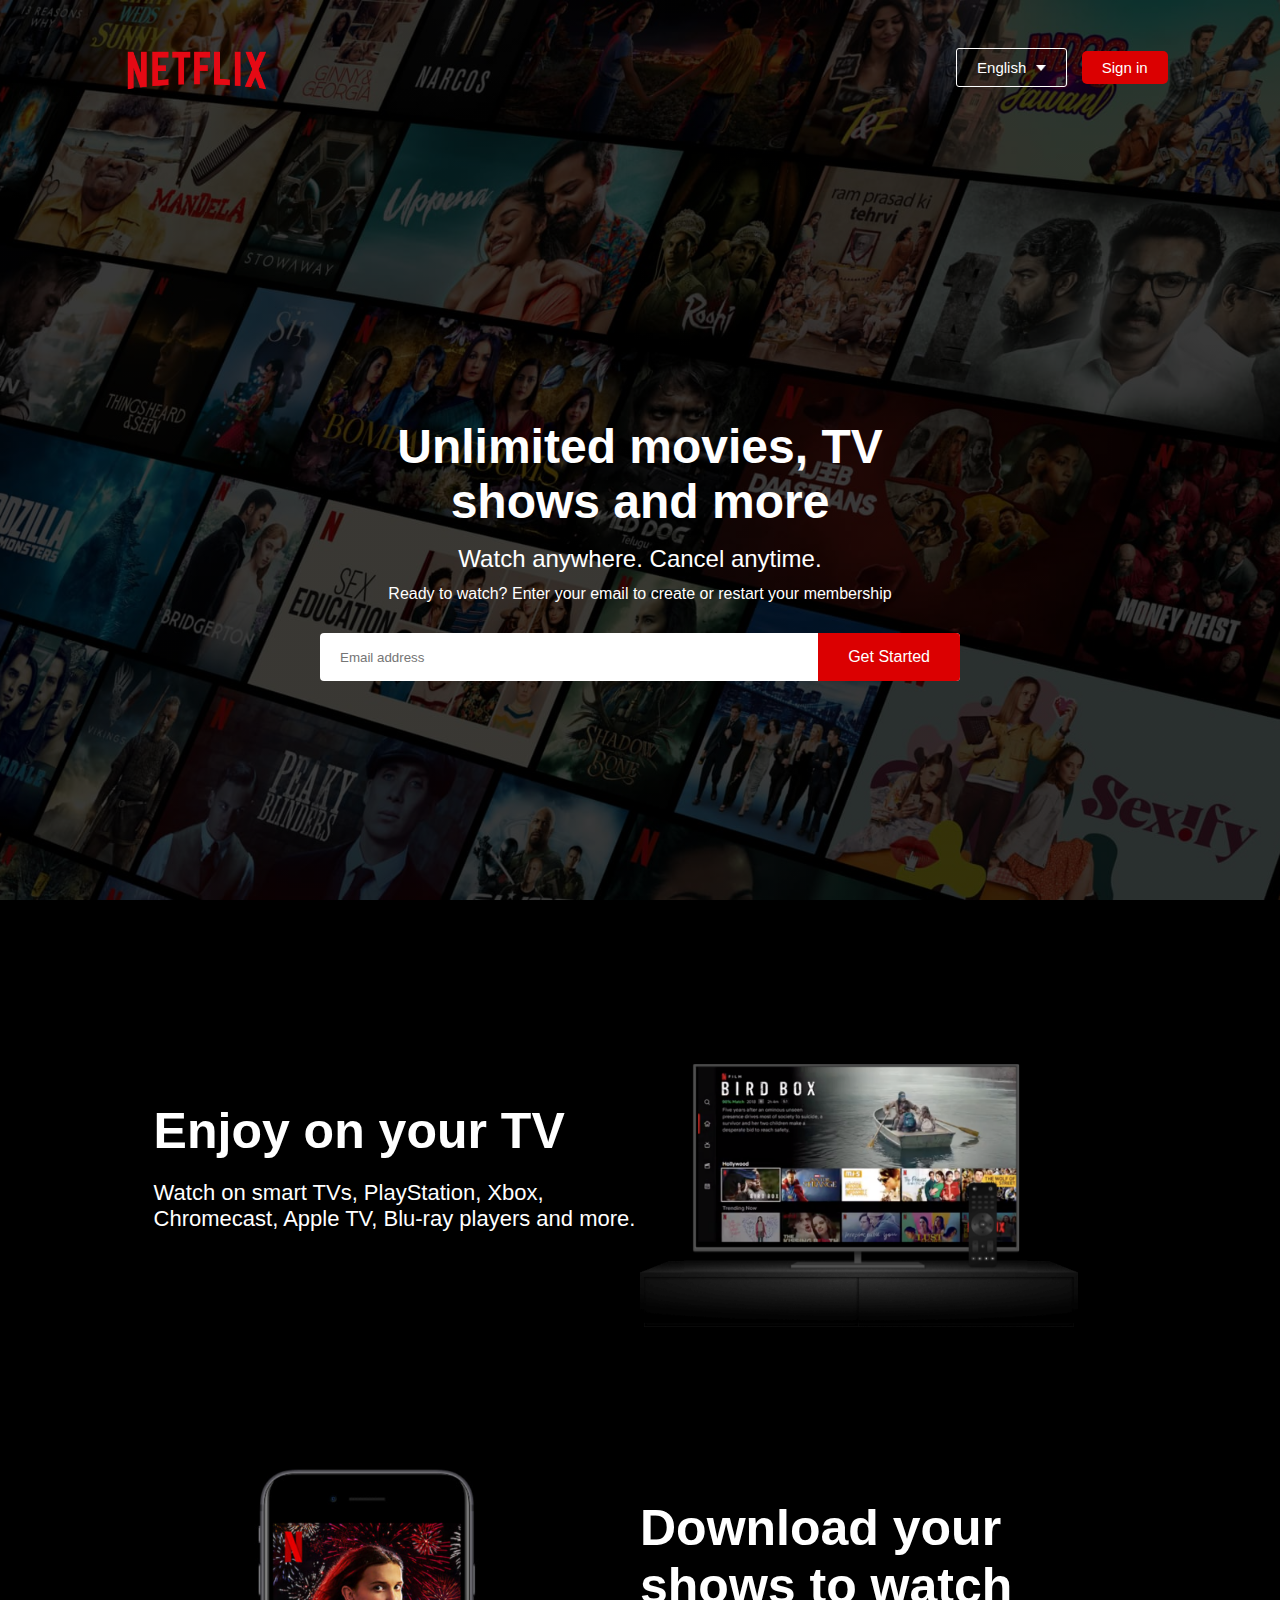
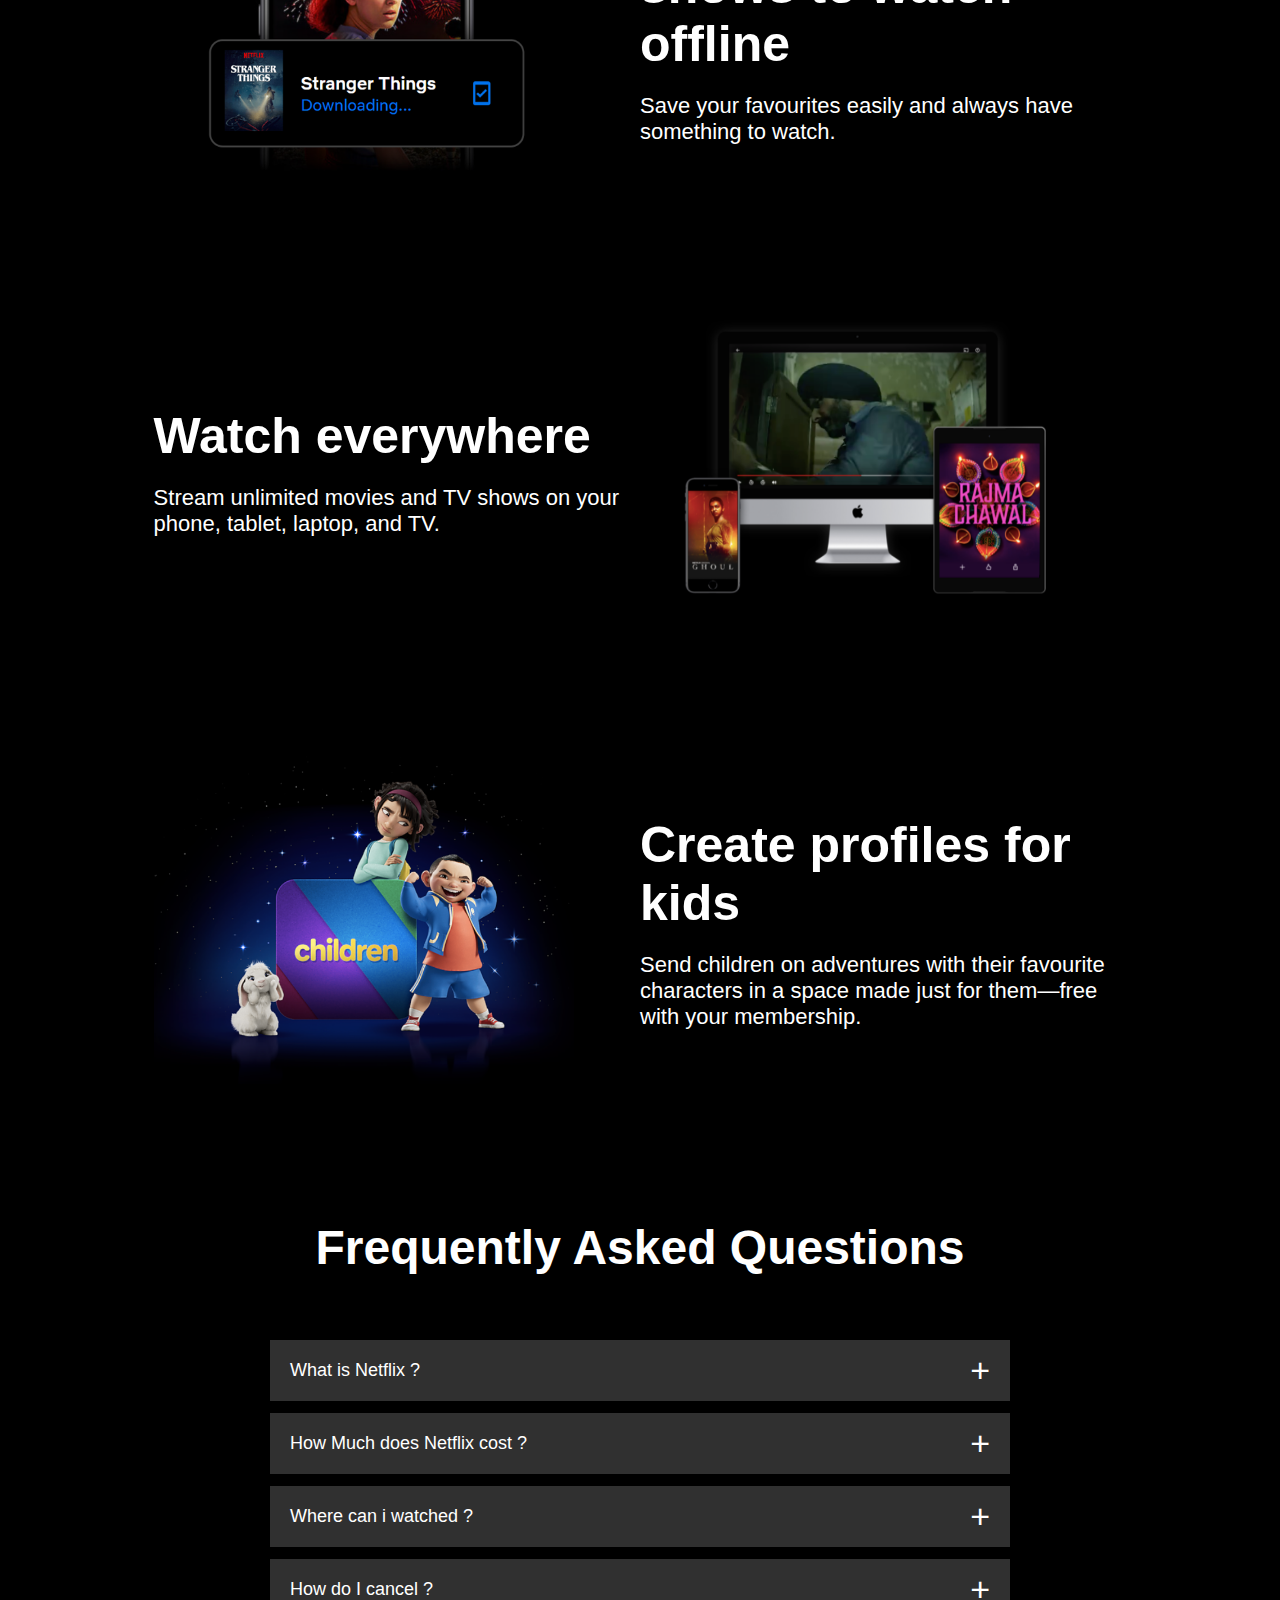
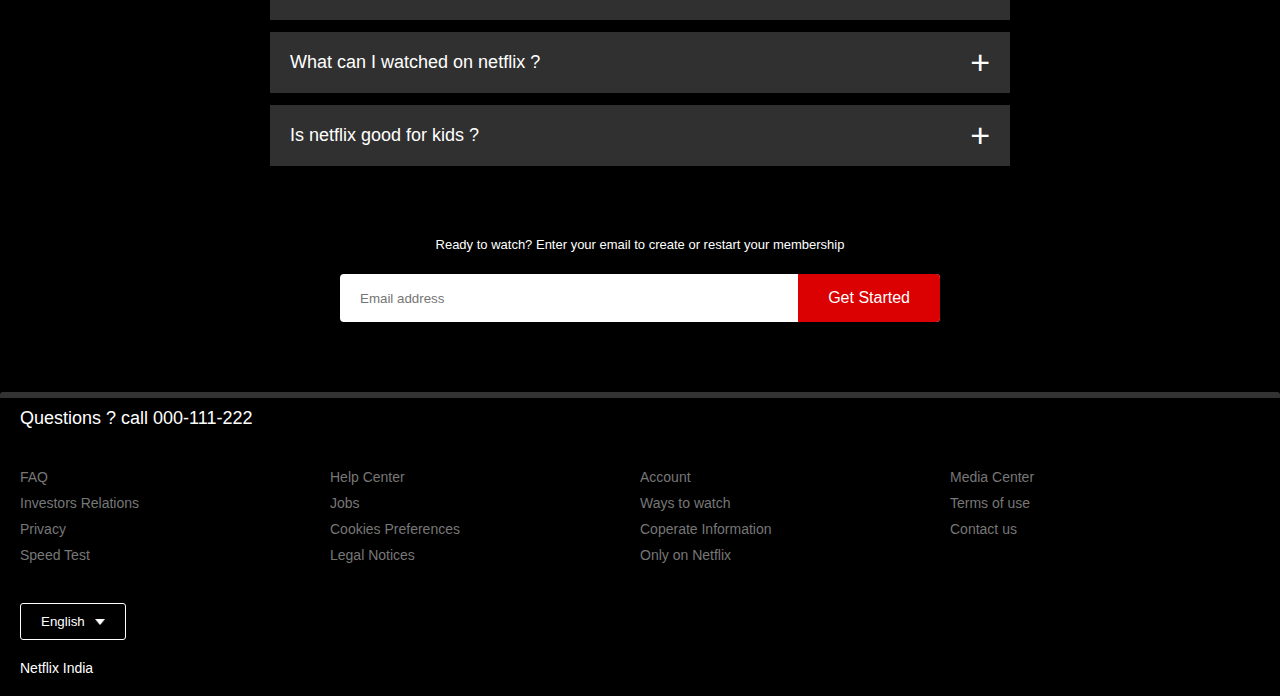
<file: Project/Netflix Home Page/index.html>
<!DOCTYPE html>
<html lang="en">
<head>
    <meta charset="UTF-8">
    <meta name="viewport" content="width=device-width, initial-scale=1.0">
    <title>Netflix Homepage</title>
<link rel="stylesheet" href="style.css">
</head>
<body>
    <div class="header">
        <nav>
            <img src="image/netflix-logo.png" class="logo">
            <div>
                <button class ="language-btn">English <img src="images/down-icon.png" alt=""></button>
                <button>Sign in </button>
            </div>
        </nav>
        <div class = "header_content">
            <h1>Unlimited movies, TV shows and more</h1>
            <h3>Watch anywhere. Cancel anytime.</h3>
            <p>Ready to watch? Enter your email to create or restart your membership</p>
            <form class ="email-signup">
                <input type="email" placeholder="Email address" required>
                <button type = "submit"> Get Started</button>
            </form>
        </div>
    </div>
    <div class="features">
        <div class="row">
            <div class="text-column">
                <h2>Enjoy on your TV</h2>
                <p>Watch on smart TVs, PlayStation, Xbox, Chromecast, Apple TV, Blu-ray players and more.</p>
            </div>
            <div class="img-col">
                <img src="images/feature-1.png">
            </div>       
         </div>
         <div class="row">
            <div class="img-col">
                <img src="images/feature-2.png">
            </div>
            <div class="text-column">
                <h2>Download your shows to watch offline</h2>
                <p>Save your favourites easily and always have something to watch.</p>
            </div>       
         </div>
         <div class="row">
            <div class="text-column">
                <h2>Watch everywhere</h2>
                <p>Stream unlimited movies and TV shows on your phone, tablet, laptop, and TV.</p>
            </div>
            <div class="img-col">
                <img src="images/feature-3.png">
            </div>       
         </div>
         <div class="row">
            <div class="img-col">
                <img src="images/feature-4.png">
            </div>
            <div class="text-column">
                <h2>Create profiles for kids</h2>
                <p>Send children on adventures with their favourite characters in a space made just for them—free with your membership.</p>
            </div>       
         </div>
    </div>
    <div class="faq">
        <h2>Frequently Asked Questions</h2>
        <ul class = "accordion">
            <li>
                <input type="radio" name=""accordion id="first">
                <label for="first">What is Netflix ?</label>
                <div class = "content">
                    <p>Netflix is a streaming service that offers a wide variety of award-winning TV shows, movies, anime, documentaries and more- on thousands of internet-connected devices.

                        You can watch as much as you want, whenever you want, without a single ad- all for one low monthly price. There's always something new to discover, and new TV shows and movies are added every week!</p>
                </div>
            </li>
            <li>
                <input type="radio" name=""accordion id="second">
                <label for="second">How Much does Netflix cost ? </label>
                <div class = "content">
                    <p>Watch Netflix on your smartphone, tablet, Smart TV, laptop, or streaming device, all for one fixed monthly fee. Plans range from ₹ 149 to ₹ 649 a month. No extra costs, no contracts.</p>
                </div>
            </li>
            <li>
                <input type="radio" name=""accordion id="third">
                <label for="third">Where can i watched ? </label>
                <div class = "content">
                    <p>Watch anywhere, anytime. Sign in with your Netflix account to watch instantly on the web at netflix.com from your personal computer or on any internet-connected device that offers the Netflix app, including smart TVs, smartphones, tablets, streaming media players and game consoles.

                        You can also download your favourite shows with the iOS, Android, or Windows 10 app. Use downloads to watch while you're on the go and without an internet connection. Take Netflix with you anywhere.</p>
                </div>
            </li>
            <li>
                <input type="radio" name=""accordion id="fourth">
                <label for="fourth">How do I cancel ? </label>
                <div class = "content">
                    <p>Netflix is flexible. There are no annoying contracts and no commitments. You can easily cancel your account online in two clicks. There are no cancellation fees-start or stop your account anytime.</p>
                </div>
            </li>
            <li>
                <input type="radio" name=""accordion id="fifth">
                <label for="fifth">What can I watched on netflix ? </label>
                <div class = "content">
                    <p>Netflix has an extensive library of feature films, documentaries, TV shows, anime, award-winning Netflix originals, and more. Watch as much as you want, anytime you want.</p>
                </div>
            </li>
            <li>
                <input type="radio" name=""accordion id="sixth">
                <label for="sixth">Is netflix good for kids ? </label>
                <div class = "content">
                    <p>The Netflix Kids experience is included in your membership to give parents control while kids enjoy family-friendly TV shows and films in their own space.

                        Kids profiles come with PIN-protected parental controls that let you restrict the maturity rating of content kids can watch and block specific titles you don't want kids to see.</p>
                </div>
            </li>
        </ul>
        <small>Ready to watch? Enter your email to create or restart your membership</small>
        <form class ="email-signup">
            <input type="email" placeholder="Email address" required>
            <button type = "submit"> Get Started</button>
        </form>
      
    </div>
    <div class="footer">
        <h2>Questions ? call 000-111-222</h2>
        <div class="row">
            <div class="col">
                <a href="#">FAQ</a>
                <a href="#">Investors Relations</a>
                <a href="#">Privacy</a>
                <a href="#">Speed Test</a>
            </div>
            <div class="col">
                <a href="#">Help Center</a>
                <a href="#">Jobs</a>
                <a href="#">Cookies Preferences</a>
                <a href="#">Legal Notices</a>
            </div>
            <div class="col">
                <a href="#">Account</a>
                <a href="#">Ways to watch</a>
                <a href="#">Coperate Information</a>
                <a href="#">Only on Netflix</a>
            </div>
            <div class="col">
                <a href="#">Media Center</a>
                <a href="#">Terms of use</a>
                <a href="#">Contact us</a>
            </div>
        </div>
        <button class ="language-btn">English <img src="images/down-icon.png" alt=""></button>
        <p class="copyright">Netflix India</p>
    </div>
</body>
</html>
</file>
<file: Project/Netflix Home Page/style.css>
*{
    margin: 0;;
    padding: 0;
    font-family: 'Poppins', sans-serif;
    box-sizing:  border-box;
}
body{
    background: #000;
    color: #fff;
}
.header{
    width: 100%;
    height: 100vh;
    background-image:linear-gradient(rgba(0,0,0,0.7), rgba(0,0,0,0.7)), url(./image/netflix.jpg);
    background-size: cover;
    background-position: center;
    padding: 10px 8%;
    position: relative;
}

nav{
    display: flex;
    align-items: center;
    justify-content: space-between;
    padding: 10px;
}
.logo{
    width: 170px;
    cursor: pointer;
}
nav button{
    border: 0;
    outline: 0;
    background : #db0001;
    color: #fff;
    padding: 8px 20px;
    font-size: 15px;
    border-radius: 5px;
    margin-left: 10px;
    cursor: pointer;
}
.language-btn{
    display: inline-flex;
    align-items: center;
    background: transparent;
    border: 1px solid #fff;
    padding: 8px 20px;
}
.language-btn img{
    width: 10px;
    margin-left: 10px;
}
.header_content{
    position: absolute;
    top : 50%;
    left: 50%;
    transform: translate(-50%, -50%);
    text-align: center;
    margin-top: 100px;
}
.header_content h1{
    font-size: 3rem;
    font-weight: 900;
    margin: 0; 
}
.header_content h3{
    font-size: 1.5rem;
    font-weight: 400;
    margin: 1rem 0 0;
    margin-bottom: 12px;
}
.email-signup{
    background: #fff;
    border-radius: 4px;
    display: flex;
    align-items: center;
    margin-top: 30px;
    overflow: hidden;
}
.email-signup input{
    flex: 1;
    border: 0;
    outline: 0;
    margin-left: 20px;
}
.email-signup button{
    background: #db0001;
    border: 0;
    outline: 0;
    color: #fff;
    font-size: 16px;
    cursor: pointer;
    padding: 15px 30px;
}
.p{
    font-size: 1.25rem;
    font-weight: 400;
    line-height: 1.5;
    margin: 0;
}
.features{
    padding: 50px 12%;
    font-size: 22px;
}
.row{
    display: flex;
    width: 100%;
    align-items: center;
    flex-wrap: wrap;
    padding: 50px 0;
}
.text-column{
    flex-basis: 50%;
    margin-bottom: 20px;
}
.img-col{
    flex-basis: 50%;
    margin-bottom: 20px;
}
.img-col img{
    display: black;
    width: 90%;
    margin: auto;
}
.features h2{
    font-size: 50px;
    font-weight: 600;
    margin-bottom: 20px;
}

.faq{
    padding: 10px 12%;
    text-align: center;
    font-size: 18px;
  
}
.faq h2{
    font-size: 3rem;
    font-weight: 900;
}
.accordion{
    margin: 60px auto;
    width: 100%;
    max-width: 750px;
}
.accordion li{
    list-style: none;
    width: 100%;
    padding: 5px;
}
.accordion li label{
    display: flex;
    align-items: center;
    padding: 20px;
    font-size: 18px;
    font-weight: 500;
    background: #303030;
    margin-bottom: 2px;
    cursor: pointer;
    position: relative;
}
label::after{
    content: '+';
    font-size: 34px;
    position: absolute;
    right: 20px;
    transition: transform 0.5s;
}
input[type = "radio"]{
    display:none;
}
.accordion .content{
    background: #303030;
    text-align: left;
    padding: 0 20px;
    max-height: 0;
    overflow: hidden;
    transition: max-height 0.5s, padding 0.5s;
}
.accordion input[type = "radio"]:checked + label + .content{
    max-height: 600px;
    padding: 30px 20px;
}
.accordion input[type = "radio"]:checked + label::after{
    transform: rotate(135deg);
}
.faq .email-signup{
    max-width: 600px;
    margin: 20px auto 60px;
}
.faq small{
    font-size: 13px;
}
.footer{
    padding: 50px 15% 10px;
    border-top: 6px solid #333;
    color: #777;
}
.footer h2{
    font-size: 18px;
    font-weight: 400;
    margin-bottom: 30px;
}
.footer .col{
    flex-basis: 25% ;
    flex-grow: 1;
    margin-bottom: 20px;
}
.footer .col a{
    display: block;
    text-decoration: none;
    color: #777;
    font-size: 14px;
    margin-bottom: 10px;
}
.footer .row{
    align-items: flex-start;
    padding: 10px 0;
}
.footer ,.language-btn{
    color: #fff;
    padding: 10px 20px;
    border-radius: 3px;
}
.copyright{
    font-size: 14px;
    margin-top: 20px;
    margin-bottom: 10px;
}

@media only screen and (max-width: 600px){
    .logo{
        width: 100px;
    }
    nav button{
        padding: 5px 10px;
    }
    nav .language-btn{
        padding: 4px 8px;
    }
    .header_content{
        position: unset;
        transform: none;
        padding-top: 150px
    }
    .header_content h1{
        font-size: 30px;
    }
    .email-signup button{
        font-size: 12px;
        padding: 10px 15px;
    }
    .text-column, .img-col{
        flex-basis: 100%;

    }
    .features h2{
        font-size: 30px;
    }
    .features p{
        font-size: 15px;
    }

    .row:nth-child(2), .row:nth-child(4){
        flex-direction: column-reverse;
    }
    .features .row{
        padding: 10px 0;
    }
    .faq h2{
        font-size: 20px; 
    }
    .accordion .content{
        font-size: 14px;
    }
    .accordion li label{
        padding: 10px;
        font-size: 14px;
    }
    label::after{
        font-size: 22px;
    }
    
}
</file>
